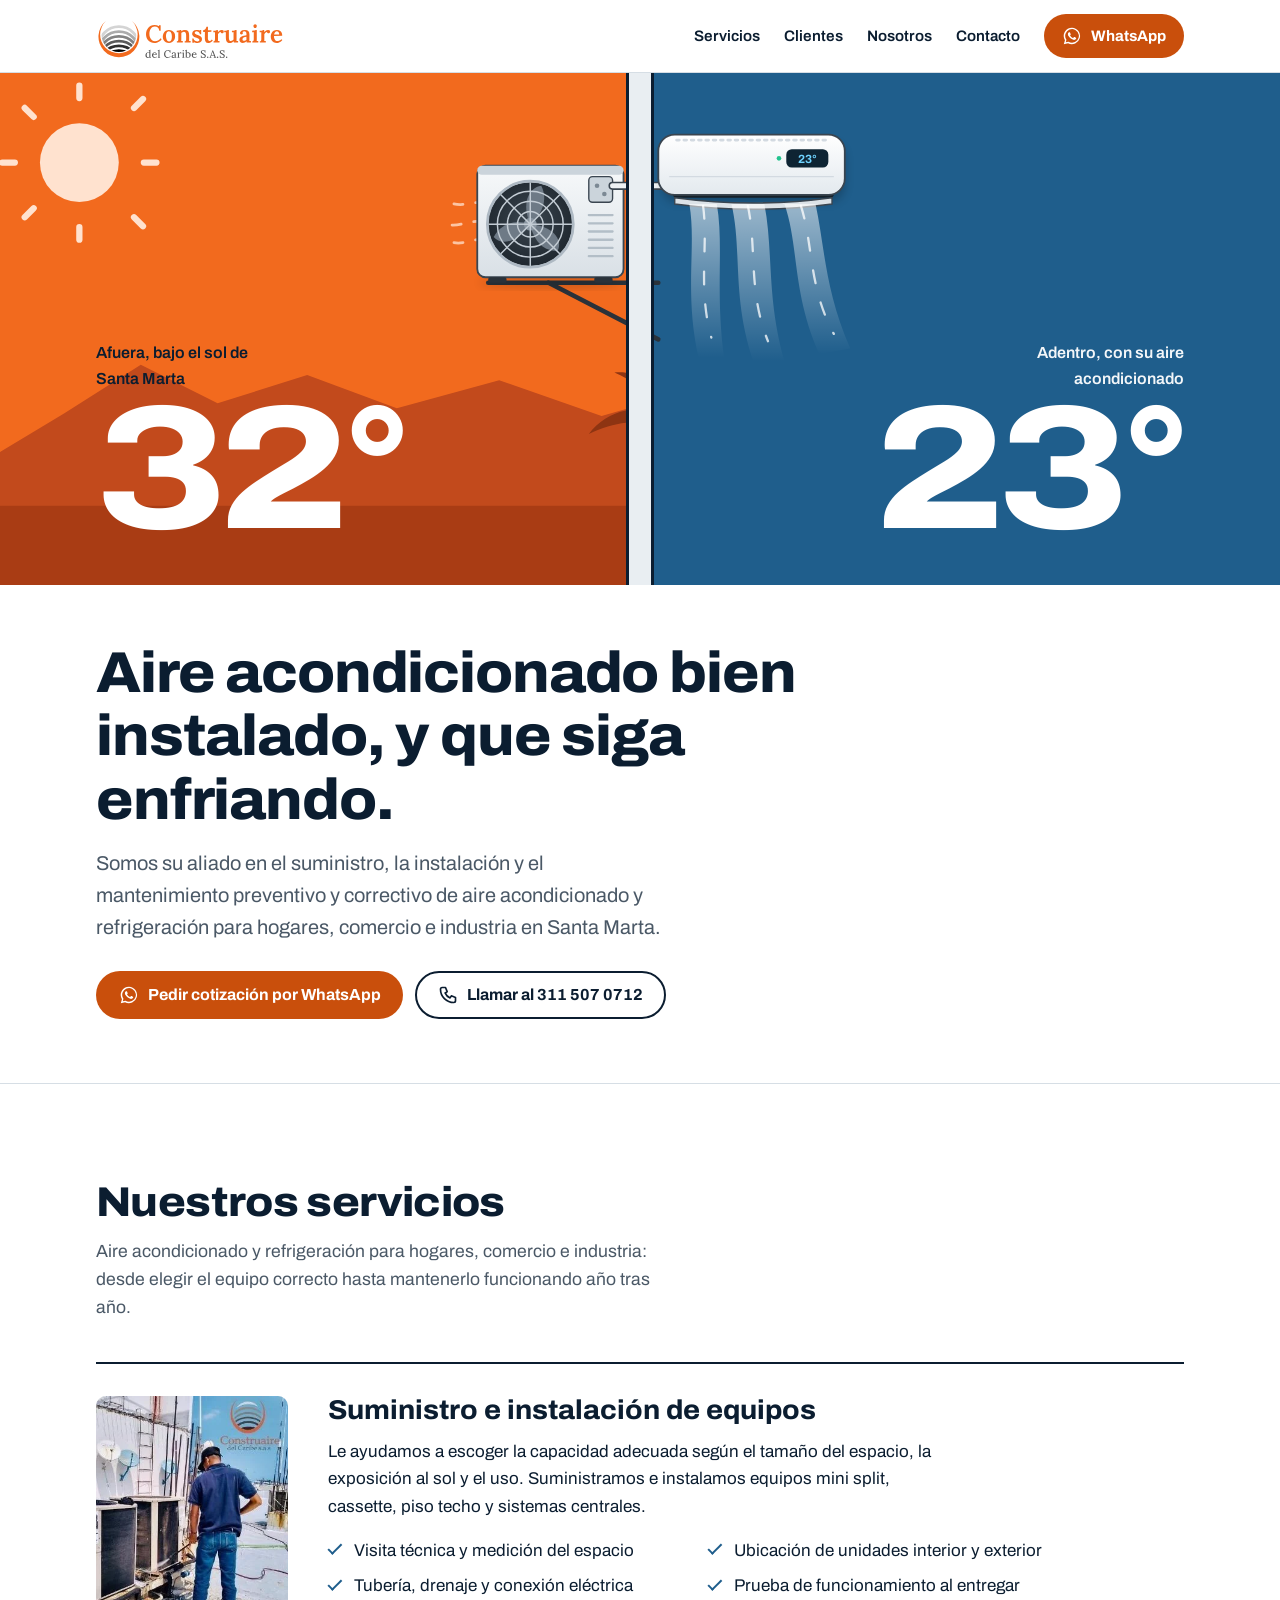
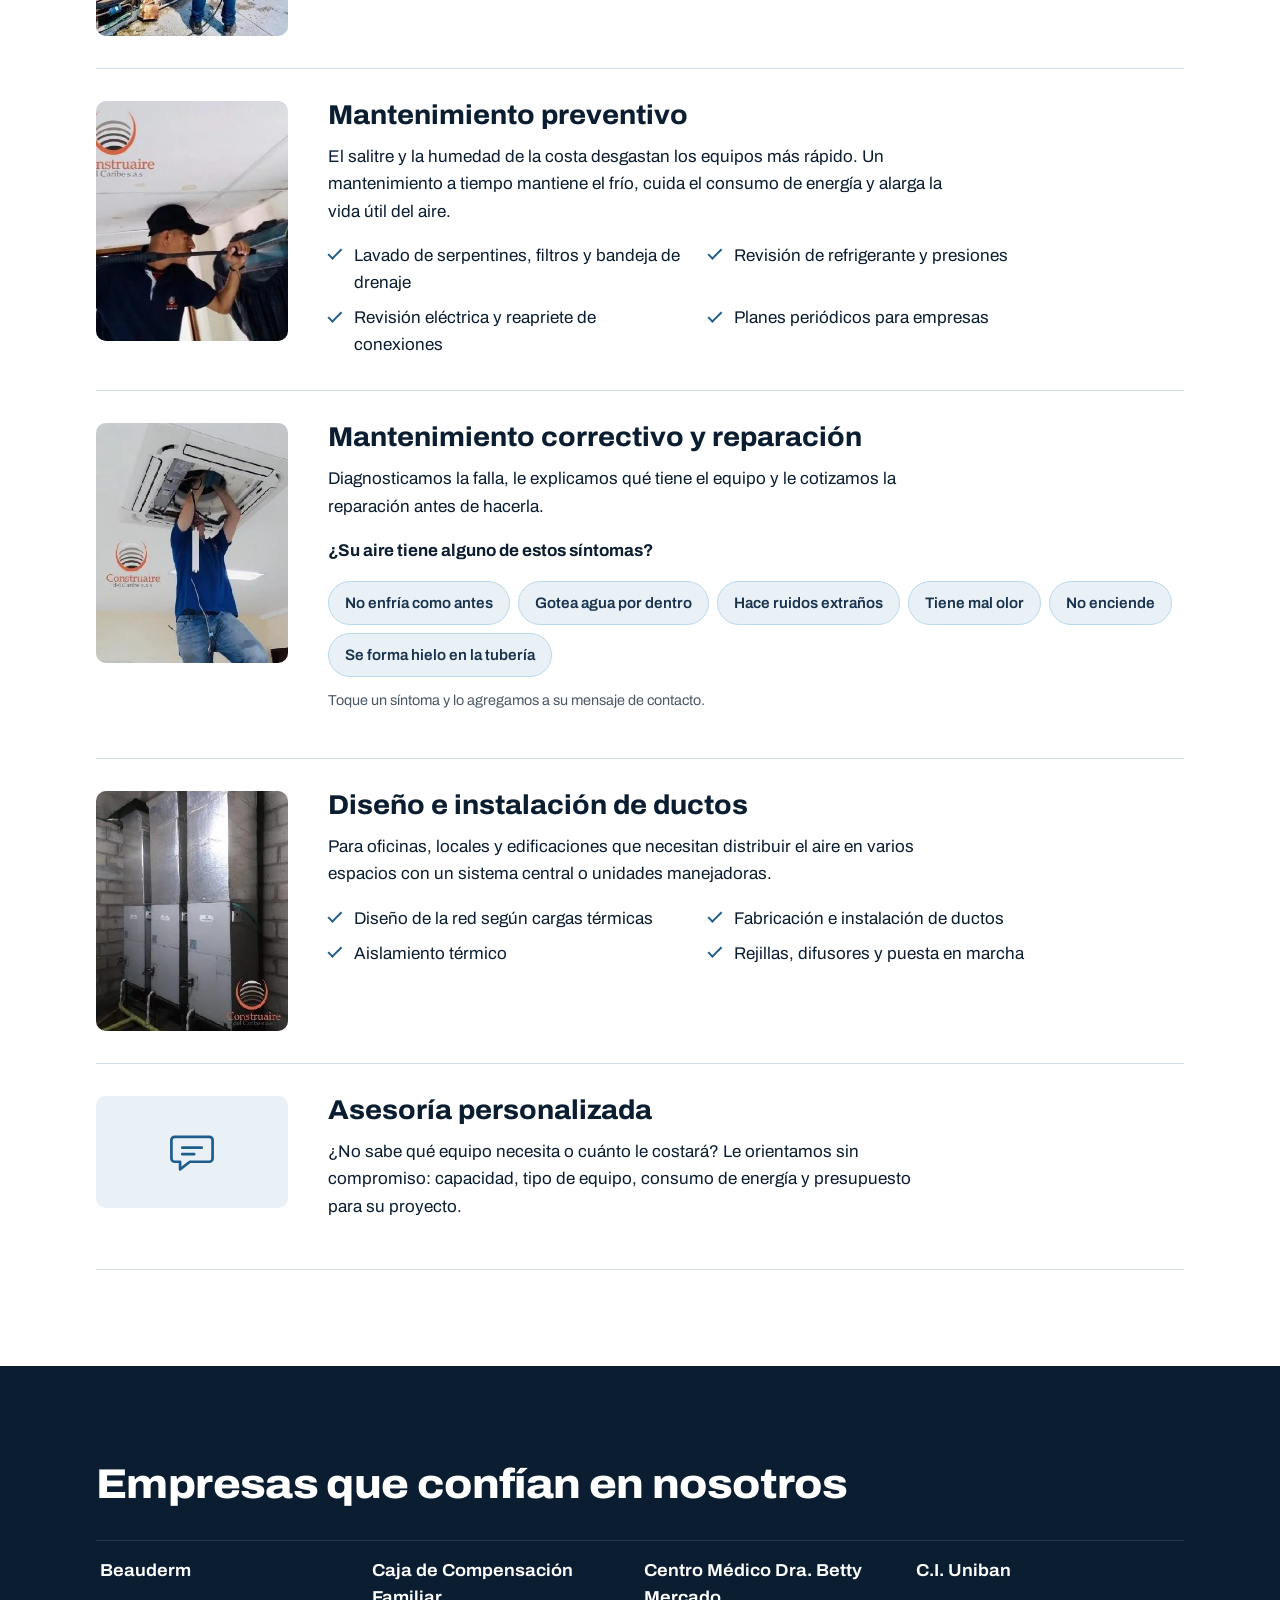
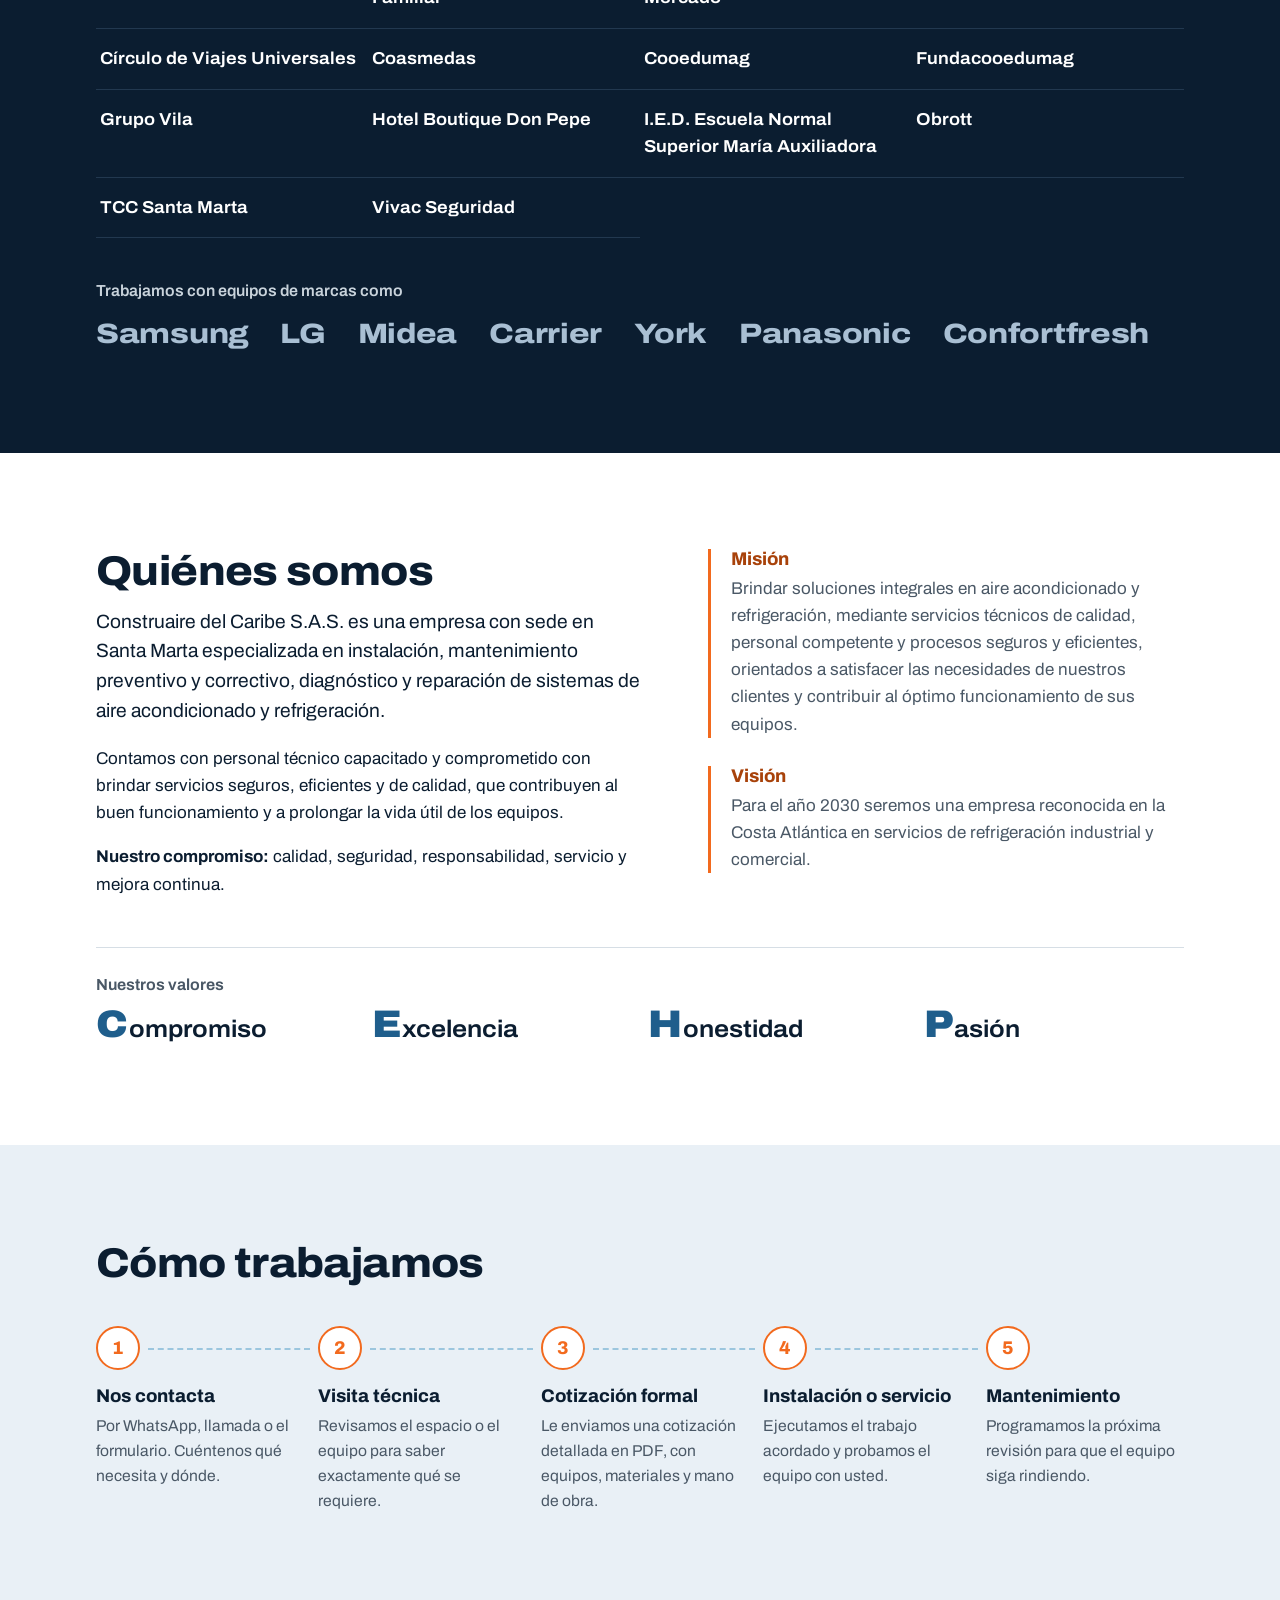
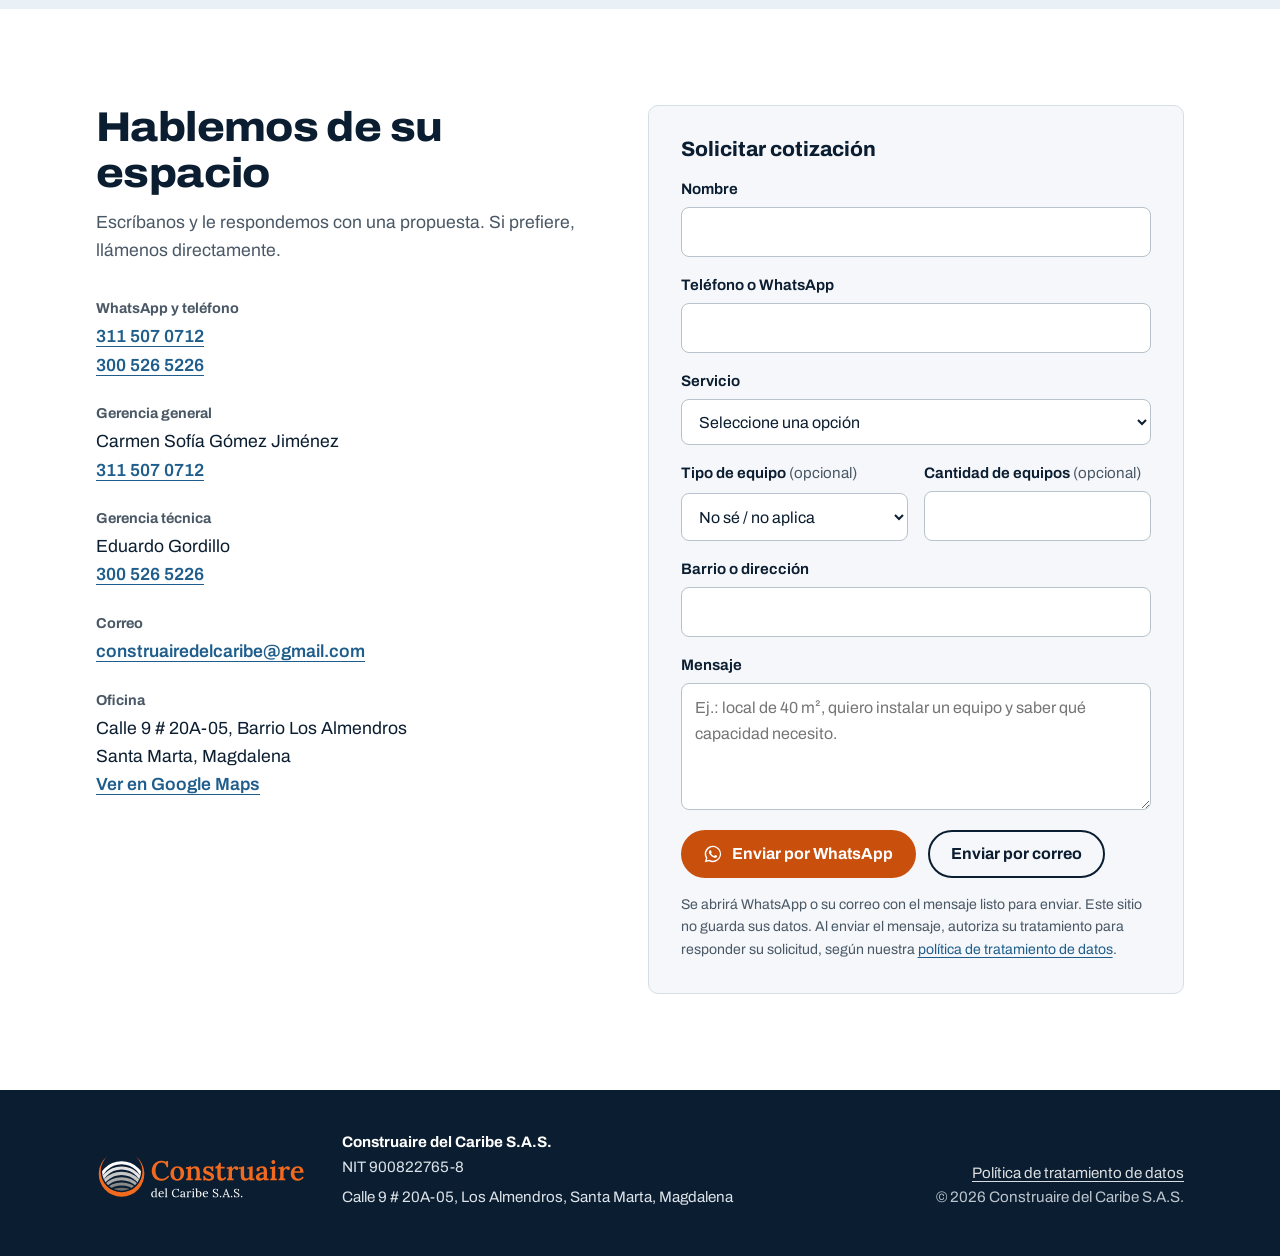
<file: index.html>
<!doctype html>
<html lang="es-CO">
<head>
  <meta charset="utf-8">
  <meta name="viewport" content="width=device-width, initial-scale=1, viewport-fit=cover">
  <meta name="color-scheme" content="light">
  <title>Construaire del Caribe | Aire acondicionado en Santa Marta</title>
  <meta name="description" content="Suministro, instalación, mantenimiento preventivo y correctivo, reparación de aire acondicionado y diseño de ductos en Santa Marta. Cotice por WhatsApp: 311 507 0712.">
  <meta name="theme-color" content="#0B1D30">
  <meta property="og:type" content="website">
  <meta property="og:title" content="Construaire del Caribe S.A.S. | Aire acondicionado en Santa Marta">
  <meta property="og:description" content="Instalación, mantenimiento y reparación de aire acondicionado en Santa Marta. Cotice por WhatsApp.">
  <meta property="og:image" content="img/og.jpg">
  <meta property="og:locale" content="es_CO">
  <link rel="icon" type="image/svg+xml" href="img/icono.svg">
  <link rel="icon" type="image/png" sizes="32x32" href="img/favicon.png">
  <link rel="apple-touch-icon" href="img/apple-touch-icon.png">
  <link rel="preconnect" href="https://fonts.googleapis.com">
  <link rel="preconnect" href="https://fonts.gstatic.com" crossorigin>
  <link rel="stylesheet" href="https://fonts.googleapis.com/css2?family=Archivo:wdth,wght@62..125,300..900&display=swap">
  <link rel="stylesheet" href="styles.css">
  <script type="application/ld+json">
  {
    "@context": "https://schema.org",
    "@type": "HVACBusiness",
    "name": "Construaire del Caribe S.A.S.",
    "taxID": "900822765-8",
    "telephone": ["+57 311 507 0712", "+57 300 526 5226"],
    "email": "construairedelcaribe@gmail.com",
    "address": {
      "@type": "PostalAddress",
      "streetAddress": "Calle 9 # 20A-05, Barrio Los Almendros",
      "addressLocality": "Santa Marta",
      "addressRegion": "Magdalena",
      "addressCountry": "CO"
    },
    "areaServed": "Santa Marta",
    "image": "img/og.jpg"
  }
  </script>
</head>
<body>
  <a class="skip" href="#contenido">Saltar al contenido</a>

  <header class="top">
    <div class="wrap top__inner">
      <a class="brand" href="#inicio" aria-label="Construaire del Caribe S.A.S., inicio">
        <img class="brand__logo" src="img/logo-horizontal.svg" alt="Construaire del Caribe S.A.S." width="192" height="54">
      </a>
      <button class="menu-btn" type="button" aria-expanded="false" aria-controls="menu-principal" data-menu-btn>
        <span class="menu-btn__bars" aria-hidden="true"></span>
        <span class="menu-btn__text">Menú</span>
      </button>
      <nav class="nav" id="menu-principal" aria-label="Principal">
        <a href="#servicios">Servicios</a>
        <a href="#clientes">Clientes</a>
        <a href="#nosotros">Nosotros</a>
        <a href="#contacto">Contacto</a>
      </nav>
      <a class="btn btn--wa btn--sm" href="https://wa.me/573115070712" target="_blank" rel="noopener" data-wa-link>
        <svg aria-hidden="true" viewBox="0 0 24 24"><use href="#i-wa"/></svg>
        <span>WhatsApp</span>
      </a>
    </div>
  </header>

  <main id="contenido">
    <!-- HERO: de afuera (calor) a adentro (fresco) -->
    <section class="hero" id="inicio" aria-labelledby="hero-title">
      <div class="hero__temps" aria-hidden="true">
        <div class="temp temp--out">
          <!-- Afuera: sol, montañas de la Sierra, palmera y calor que sube -->
          <svg class="scene" viewBox="0 0 600 400" preserveAspectRatio="xMinYMin slice">
            <g class="sun" transform="translate(62 70) scale(.7) translate(-110 -92)">
              <circle cx="110" cy="92" r="44" fill="#FFE2CF"/>
              <g stroke="#FFE2CF" stroke-width="7" stroke-linecap="round">
                <path d="M110 20v-14M110 178v-14M38 92H24M196 92h-14M59 41l-10-10M171 153l10 10M59 143l-10 10M171 31l10-10"/>
              </g>
            </g>
            <path d="M0 296 L50 266 L110 228 L170 258 L240 236 L310 262 L390 240 L470 268 L540 248 L600 272 V400 H0Z" fill="#C24A1C"/>
            <path d="M0 338 H600 V400 H0Z" fill="#A93C14"/>
            <g transform="translate(28 34)">
            <g fill="none" stroke="#8E3412" stroke-width="7" stroke-linecap="round">
              <path d="M492 304 C 488 290, 486 268, 498 236"/>
            </g>
            <g fill="#8E3412">
              <path d="M498 236 C 470 222, 446 230, 432 248 C 456 236, 476 238, 498 240Z"/>
              <path d="M498 236 C 520 216, 548 220, 562 238 C 540 228, 520 232, 500 241Z"/>
              <path d="M498 236 C 492 210, 470 198, 452 200 C 474 210, 486 222, 496 240Z"/>
              <path d="M498 236 C 510 210, 532 200, 548 204 C 528 212, 514 224, 501 240Z"/>
            </g>
            </g>
            <g class="heat" fill="none" stroke="#FFE9DE" stroke-width="4" stroke-linecap="round">
              <path d="M90 330 q 10 -16 0 -32 t 0 -32 t 0 -32"/>
              <path d="M200 330 q 10 -16 0 -32 t 0 -32 t 0 -32"/>
              <path d="M330 330 q 10 -16 0 -32 t 0 -32 t 0 -32"/>
            </g>
          </svg>
          <span class="temp__label"><span class="lbl-long">Afuera, bajo el sol de Santa Marta</span><span class="lbl-short">Afuera</span></span>
          <span class="temp__num">32°</span>
        </div>
        <div class="hero__wall"></div>
        <div class="temp temp--in">
          <span class="temp__label"><span class="lbl-long">Adentro, con su aire acondicionado</span><span class="lbl-short">Adentro</span></span>
          <span class="temp__num"><span data-countdown>23</span>°</span>
        </div>

        <!-- Sistema split: condensadora afuera sobre soportes, canaleta por la pared, unidad interior adentro -->
        <svg class="split" viewBox="0 0 560 300" data-split>
          <defs>
            <linearGradient id="g-body" x1="0" y1="0" x2="0" y2="1">
              <stop offset="0" stop-color="#FFFFFF"/><stop offset="1" stop-color="#E3E9EE"/>
            </linearGradient>
            <linearGradient id="g-cab" x1="0" y1="0" x2="0" y2="1">
              <stop offset="0" stop-color="#F7F9FA"/><stop offset="1" stop-color="#D9E0E6"/>
            </linearGradient>
            <radialGradient id="g-grille" cx=".5" cy=".45" r=".6">
              <stop offset="0" stop-color="#3B4650"/><stop offset="1" stop-color="#1D252C"/>
            </radialGradient>
            <linearGradient id="g-air" x1="0" y1="0" x2="0" y2="1">
              <stop offset="0" stop-color="#FFFFFF" stop-opacity=".55"/><stop offset="1" stop-color="#FFFFFF" stop-opacity="0"/>
            </linearGradient>
            <filter id="f-shadow" x="-20%" y="-20%" width="140%" height="160%">
              <feGaussianBlur stdDeviation="5"/>
            </filter>
          </defs>

          <g class="outside" transform="translate(30 0)">
          <!-- Calor expulsado por la condensadora -->
          <g class="exhaust" fill="none" stroke="#FFE2CF" stroke-width="3" stroke-linecap="round">
            <path d="M80 104 C 68 99, 58 108, 44 103"/>
            <path d="M78 124 C 64 120, 54 130, 38 126"/>
            <path d="M80 144 C 68 140, 58 149, 46 146"/>
          </g>

          <!-- Soportes de pared en escuadra -->
          <g fill="none" stroke="#2A323A" stroke-width="5" stroke-linejoin="round" stroke-linecap="round">
            <path d="M84 190 H270"/>
            <path d="M150 190 L270 252"/>
          </g>
          <g fill="#2A323A"><circle cx="262" cy="190" r="3.5"/><circle cx="262" cy="248" r="3.5"/></g>

          <!-- Condensadora -->
          <g class="outdoor">
            <ellipse cx="152" cy="190" rx="78" ry="5" fill="#000" opacity=".18" filter="url(#f-shadow)"/>
            <rect x="72" y="62" width="160" height="122" rx="9" fill="url(#g-cab)" stroke="#3A4550" stroke-width="2"/>
            <rect x="72" y="62" width="160" height="10" rx="5" fill="#CBD4DB"/>
            <!-- ventilador y rejilla protectora -->
            <circle cx="130" cy="126" r="46" fill="url(#g-grille)"/>
            <g class="fan">
              <path d="M130 126 C 120 104, 128 86, 142 84 C 150 100, 142 116, 130 126Z" fill="#6E7A86"/>
              <path d="M130 126 C 154 128, 166 142, 160 155 C 143 156, 133 142, 130 126Z" fill="#6E7A86"/>
              <path d="M130 126 C 116 146, 98 150, 90 140 C 98 125, 115 120, 130 126Z" fill="#6E7A86"/>
              <circle cx="130" cy="126" r="7" fill="#8A96A1"/>
            </g>
            <g fill="none" stroke="#C3CCD4" stroke-width="1.6">
              <circle cx="130" cy="126" r="36"/><circle cx="130" cy="126" r="25"/><circle cx="130" cy="126" r="14"/>
              <path d="M130 80v92M84 126h92M97.5 93.5l65 65M162.5 93.5l-65 65"/>
            </g>
            <circle cx="130" cy="126" r="47" fill="none" stroke="#AEB9C3" stroke-width="3"/>
            <!-- rejillas laterales -->
            <g stroke="#B3BEC7" stroke-width="2.5" stroke-linecap="round">
              <path d="M194 116h26M194 125h26M194 134h26M194 143h26M194 152h26M194 161h26"/>
            </g>
            <!-- tapa de válvulas -->
            <rect x="194" y="74" width="26" height="28" rx="4" fill="#CBD4DB" stroke="#3A4550" stroke-width="1.5"/>
            <circle cx="203" cy="84" r="2.5" fill="#7C8994"/><circle cx="211" cy="93" r="2.5" fill="#7C8994"/>
            <rect x="84" y="184" width="20" height="6" rx="2" fill="#2A323A"/>
            <rect x="200" y="184" width="20" height="6" rx="2" fill="#2A323A"/>
          </g>
          </g>

          <!-- Línea de refrigerante: sale de las válvulas y entra directo a la pared (por dentro queda oculta tras la unidad) -->
          <g transform="translate(30 0)">
            <path d="M220 84 H280" stroke="#3A4550" stroke-width="9" stroke-linecap="round"/>
            <path d="M220 84 H280" stroke="#EEF2F5" stroke-width="5.5" stroke-linecap="round"/>
          </g>

          <g transform="translate(-30 0)">
          <!-- Unidad interior -->
          <g class="indoor">
            <rect x="334" y="36" width="200" height="66" rx="18" fill="#000" opacity=".22" filter="url(#f-shadow)"/>
            <rect class="outlet" x="346" y="88" width="176" height="9" rx="4" fill="#16212A"/>
            <rect x="330" y="28" width="204" height="66" rx="18" fill="url(#g-body)" stroke="#3A4550" stroke-width="2"/>
            <path d="M350 34h164" stroke="#D3DAE1" stroke-width="3" stroke-linecap="round" stroke-dasharray="3 5"/>
            <path d="M342 74h180" stroke="#D3DAE1" stroke-width="1.5"/>
            <rect x="470" y="44" width="46" height="20" rx="6" fill="#0E2433"/>
            <text class="display" x="493" y="59" text-anchor="middle" font-family="Archivo, system-ui, sans-serif" font-size="13" font-weight="700" fill="#6FD3FF"><tspan data-ac-display>32</tspan>°</text>
            <circle class="led" cx="462" cy="54" r="2.5" fill="#22C38E"/>
            <path class="louver" d="M348 90 Q 434 100 520 90 L 520 96 Q 434 106 348 96 Z" fill="#DCE2E7" stroke="#3A4550" stroke-width="1.5"/>
          </g>

          <!-- Aire frío -->
          <g class="air">
            <path class="air__ribbon" d="M364 104 C 372 150, 358 200, 374 272 L 402 272 C 392 200, 402 150, 394 104 Z" fill="url(#g-air)"/>
            <path class="air__ribbon" d="M410 104 C 422 154, 410 206, 434 276 L 468 276 C 448 206, 456 154, 446 104 Z" fill="url(#g-air)"/>
            <path class="air__ribbon" d="M468 104 C 484 150, 476 200, 506 268 L 540 262 C 512 198, 512 150, 502 104 Z" fill="url(#g-air)"/>
            <g class="air__lines" fill="none" stroke="#FFFFFF" stroke-width="2.5" stroke-linecap="round">
              <path d="M379 106 C 385 150, 373 196, 388 250"/>
              <path d="M428 106 C 438 152, 428 200, 450 254"/>
              <path d="M486 106 C 500 150, 494 194, 522 246"/>
            </g>
            <g class="air__flakes" fill="#FFFFFF">
              <circle cx="382" cy="130" r="2.6"/><circle cx="440" cy="120" r="2.2"/><circle cx="498" cy="136" r="2.6"/>
              <circle cx="410" cy="160" r="2"/><circle cx="470" cy="170" r="2.4"/><circle cx="520" cy="180" r="2"/>
            </g>
          </g>
          </g>
        </svg>
      </div>

      <div class="wrap hero__copy">
        <h1 id="hero-title">Aire acondicionado bien instalado, y que siga enfriando.</h1>
        <p class="lead">Somos su aliado en el suministro, la instalación y el mantenimiento preventivo y correctivo de aire acondicionado y refrigeración para hogares, comercio e industria en Santa Marta.</p>
        <div class="actions">
          <a class="btn btn--wa" href="https://wa.me/573115070712?text=Hola%2C%20quiero%20una%20cotizaci%C3%B3n%20de%20aire%20acondicionado." target="_blank" rel="noopener">
            <svg aria-hidden="true" viewBox="0 0 24 24"><use href="#i-wa"/></svg>
            Pedir cotización por WhatsApp
          </a>
          <a class="btn btn--ghost" href="tel:+573115070712">
            <svg aria-hidden="true" viewBox="0 0 24 24"><use href="#i-tel"/></svg>
            Llamar al 311 507 0712
          </a>
        </div>
      </div>
    </section>

    <!-- SERVICIOS -->
    <section class="section" id="servicios" aria-labelledby="serv-title">
      <div class="wrap">
        <h2 id="serv-title" class="h2">Nuestros servicios</h2>
        <p class="intro">Aire acondicionado y refrigeración para hogares, comercio e industria: desde elegir el equipo correcto hasta mantenerlo funcionando año tras año.</p>

        <div class="services">
          <article class="service">
            <figure class="service__photo">
              <img src="img/trabajos/instalacion.webp" alt="Técnico de Construaire revisando unidades condensadoras en una azotea" width="319" height="399" loading="lazy">
            </figure>
            <div class="service__body">
              <h3>Suministro e instalación de equipos</h3>
              <p>Le ayudamos a escoger la capacidad adecuada según el tamaño del espacio, la exposición al sol y el uso. Suministramos e instalamos equipos mini split, cassette, piso techo y sistemas centrales.</p>
              <ul class="ticks">
                <li>Visita técnica y medición del espacio</li>
                <li>Ubicación de unidades interior y exterior</li>
                <li>Tubería, drenaje y conexión eléctrica</li>
                <li>Prueba de funcionamiento al entregar</li>
              </ul>
            </div>
          </article>

          <article class="service">
            <figure class="service__photo service__photo--pos-low">
              <img src="img/trabajos/preventivo.webp" alt="Técnico de Construaire lavando el serpentín de un equipo de aire acondicionado" width="332" height="416" loading="lazy">
            </figure>
            <div class="service__body">
              <h3>Mantenimiento preventivo</h3>
              <p>El salitre y la humedad de la costa desgastan los equipos más rápido. Un mantenimiento a tiempo mantiene el frío, cuida el consumo de energía y alarga la vida útil del aire.</p>
              <ul class="ticks">
                <li>Lavado de serpentines, filtros y bandeja de drenaje</li>
                <li>Revisión de refrigerante y presiones</li>
                <li>Revisión eléctrica y reapriete de conexiones</li>
                <li>Planes periódicos para empresas</li>
              </ul>
            </div>
          </article>

          <article class="service">
            <figure class="service__photo">
              <img src="img/trabajos/correctivo.webp" alt="Técnico de Construaire reparando un equipo tipo cassette en el techo" width="332" height="416" loading="lazy">
            </figure>
            <div class="service__body">
              <h3>Mantenimiento correctivo y reparación</h3>
              <p>Diagnosticamos la falla, le explicamos qué tiene el equipo y le cotizamos la reparación antes de hacerla.</p>
              <p class="symptoms__title">¿Su aire tiene alguno de estos síntomas?</p>
              <ul class="symptoms">
                <li><button type="button" data-symptom="No enfría como antes">No enfría como antes</button></li>
                <li><button type="button" data-symptom="Gotea agua por dentro">Gotea agua por dentro</button></li>
                <li><button type="button" data-symptom="Hace ruidos extraños">Hace ruidos extraños</button></li>
                <li><button type="button" data-symptom="Tiene mal olor">Tiene mal olor</button></li>
                <li><button type="button" data-symptom="No enciende">No enciende</button></li>
                <li><button type="button" data-symptom="Se forma hielo en la tubería">Se forma hielo en la tubería</button></li>
              </ul>
              <p class="hint">Toque un síntoma y lo agregamos a su mensaje de contacto.</p>
            </div>
          </article>

          <article class="service">
            <figure class="service__photo">
              <img src="img/trabajos/ductos.webp" alt="Unidades manejadoras con ductos instalados por Construaire" width="332" height="416" loading="lazy">
            </figure>
            <div class="service__body">
              <h3>Diseño e instalación de ductos</h3>
              <p>Para oficinas, locales y edificaciones que necesitan distribuir el aire en varios espacios con un sistema central o unidades manejadoras.</p>
              <ul class="ticks">
                <li>Diseño de la red según cargas térmicas</li>
                <li>Fabricación e instalación de ductos</li>
                <li>Aislamiento térmico</li>
                <li>Rejillas, difusores y puesta en marcha</li>
              </ul>
            </div>
          </article>

          <article class="service service--plain">
            <div class="service__photo service__photo--icon" aria-hidden="true">
              <svg viewBox="0 0 48 48"><use href="#i-chat"/></svg>
            </div>
            <div class="service__body">
              <h3>Asesoría personalizada</h3>
              <p>¿No sabe qué equipo necesita o cuánto le costará? Le orientamos sin compromiso: capacidad, tipo de equipo, consumo de energía y presupuesto para su proyecto.</p>
            </div>
          </article>
        </div>
      </div>
    </section>

    <!-- CLIENTES Y MARCAS -->
    <section class="section section--graphite" id="clientes" aria-labelledby="cli-title">
      <div class="wrap">
        <h2 id="cli-title" class="h2">Empresas que confían en nosotros</h2>
        <ul class="clients">
          <li>Beauderm</li>
          <li>Caja de Compensación Familiar</li>
          <li>Centro Médico Dra. Betty Mercado</li>
          <li>C.I. Uniban</li>
          <li>Círculo de Viajes Universales</li>
          <li>Coasmedas</li>
          <li>Cooedumag</li>
          <li>Fundacooedumag</li>
          <li>Grupo Vila</li>
          <li>Hotel Boutique Don Pepe</li>
          <li>I.E.D. Escuela Normal Superior María Auxiliadora</li>
          <li>Obrott</li>
          <li>TCC Santa Marta</li>
          <li>Vivac Seguridad</li>
        </ul>
        <div class="brands">
          <h3>Trabajamos con equipos de marcas como</h3>
          <p class="brands__list"><span>Samsung</span> <span>LG</span> <span>Midea</span> <span>Carrier</span> <span>York</span> <span>Panasonic</span> <span>Confortfresh</span></p>
        </div>
      </div>
    </section>

    <!-- QUIÉNES SOMOS -->
    <section class="section" id="nosotros" aria-labelledby="nos-title">
      <div class="wrap about">
        <div class="about__main">
          <h2 id="nos-title" class="h2">Quiénes somos</h2>
          <p class="about__lead">Construaire del Caribe S.A.S. es una empresa con sede en Santa Marta especializada en instalación, mantenimiento preventivo y correctivo, diagnóstico y reparación de sistemas de aire acondicionado y refrigeración.</p>
          <p>Contamos con personal técnico capacitado y comprometido con brindar servicios seguros, eficientes y de calidad, que contribuyen al buen funcionamiento y a prolongar la vida útil de los equipos.</p>
          <p><strong>Nuestro compromiso:</strong> calidad, seguridad, responsabilidad, servicio y mejora continua.</p>
        </div>
        <div class="about__side">
          <div class="about__block">
            <h3>Misión</h3>
            <p>Brindar soluciones integrales en aire acondicionado y refrigeración, mediante servicios técnicos de calidad, personal competente y procesos seguros y eficientes, orientados a satisfacer las necesidades de nuestros clientes y contribuir al óptimo funcionamiento de sus equipos.</p>
          </div>
          <div class="about__block">
            <h3>Visión</h3>
            <p>Para el año 2030 seremos una empresa reconocida en la Costa Atlántica en servicios de refrigeración industrial y comercial.</p>
          </div>
        </div>
        <div class="values">
          <h3>Nuestros valores</h3>
          <ul>
            <li><b>C</b>ompromiso</li>
            <li><b>E</b>xcelencia</li>
            <li><b>H</b>onestidad</li>
            <li><b>P</b>asión</li>
          </ul>
        </div>
      </div>
    </section>

    <!-- PROCESO (secuencia real) -->
    <section class="section section--ice" id="como-trabajamos" aria-labelledby="proc-title">
      <div class="wrap">
        <h2 id="proc-title" class="h2">Cómo trabajamos</h2>
        <ol class="steps">
          <li>
            <h3>Nos contacta</h3>
            <p>Por WhatsApp, llamada o el formulario. Cuéntenos qué necesita y dónde.</p>
          </li>
          <li>
            <h3>Visita técnica</h3>
            <p>Revisamos el espacio o el equipo para saber exactamente qué se requiere.</p>
          </li>
          <li>
            <h3>Cotización formal</h3>
            <p>Le enviamos una cotización detallada en PDF, con equipos, materiales y mano de obra.</p>
          </li>
          <li>
            <h3>Instalación o servicio</h3>
            <p>Ejecutamos el trabajo acordado y probamos el equipo con usted.</p>
          </li>
          <li>
            <h3>Mantenimiento</h3>
            <p>Programamos la próxima revisión para que el equipo siga rindiendo.</p>
          </li>
        </ol>
      </div>
    </section>

    <!-- CONTACTO -->
    <section class="section" id="contacto" aria-labelledby="cont-title">
      <div class="wrap contact">
        <div class="contact__info">
          <h2 id="cont-title" class="h2">Hablemos de su espacio</h2>
          <p class="intro">Escríbanos y le respondemos con una propuesta. Si prefiere, llámenos directamente.</p>

          <dl class="data">
            <div>
              <dt>WhatsApp y teléfono</dt>
              <dd>
                <a href="https://wa.me/573115070712" target="_blank" rel="noopener">311 507 0712</a><br>
                <a href="https://wa.me/573005265226" target="_blank" rel="noopener">300 526 5226</a>
              </dd>
            </div>
            <div>
              <dt>Gerencia general</dt>
              <dd>Carmen Sofía Gómez Jiménez<br><a href="tel:+573115070712">311 507 0712</a></dd>
            </div>
            <div>
              <dt>Gerencia técnica</dt>
              <dd>Eduardo Gordillo<br><a href="tel:+573005265226">300 526 5226</a></dd>
            </div>
            <div>
              <dt>Correo</dt>
              <dd><a href="mailto:construairedelcaribe@gmail.com" data-email>construairedelcaribe@gmail.com</a></dd>
            </div>
            <div>
              <dt>Oficina</dt>
              <dd>
                Calle 9 # 20A-05, Barrio Los Almendros<br>
                Santa Marta, Magdalena<br>
                <a href="https://www.google.com/maps/search/?api=1&amp;query=Calle%209%20%2320A-05%2C%20Los%20Almendros%2C%20Santa%20Marta%2C%20Magdalena" target="_blank" rel="noopener">Ver en Google Maps</a>
              </dd>
            </div>
          </dl>

          <div class="social" data-social>
            <a href="" target="_blank" rel="noopener" data-social-link="instagram" hidden>Instagram</a>
            <a href="" target="_blank" rel="noopener" data-social-link="facebook" hidden>Facebook</a>
          </div>
        </div>

        <form class="form" id="form-contacto" novalidate>
          <h3 class="form__title">Solicitar cotización</h3>
          <div class="field">
            <label for="f-nombre">Nombre</label>
            <input id="f-nombre" name="nombre" autocomplete="name" required>
          </div>
          <div class="field">
            <label for="f-tel">Teléfono o WhatsApp</label>
            <input id="f-tel" name="telefono" type="tel" inputmode="tel" autocomplete="tel" required>
          </div>
          <div class="field">
            <label for="f-serv">Servicio</label>
            <select id="f-serv" name="servicio" required>
              <option value="" selected disabled>Seleccione una opción</option>
              <option>Suministro e instalación</option>
              <option>Mantenimiento preventivo</option>
              <option>Mantenimiento correctivo</option>
              <option>Reparación</option>
              <option>Diseño e instalación de ductos</option>
              <option>Asesoría personalizada</option>
              <option>Otro / no estoy seguro</option>
            </select>
          </div>
          <div class="field field--half">
            <label for="f-tipo">Tipo de equipo <span class="opt">(opcional)</span></label>
            <select id="f-tipo" name="tipo">
              <option value="">No sé / no aplica</option>
              <option>Mini split</option>
              <option>Cassette</option>
              <option>Piso techo</option>
              <option>Ventana</option>
              <option>Otro</option>
            </select>
          </div>
          <div class="field field--half">
            <label for="f-cant">Cantidad de equipos <span class="opt">(opcional)</span></label>
            <input id="f-cant" name="cantidad" type="number" min="1" max="200" inputmode="numeric">
          </div>
          <div class="field">
            <label for="f-dir">Barrio o dirección</label>
            <input id="f-dir" name="direccion" autocomplete="street-address">
          </div>
          <div class="field">
            <label for="f-msg">Mensaje</label>
            <textarea id="f-msg" name="mensaje" rows="4" placeholder="Ej.: local de 40 m², quiero instalar un equipo y saber qué capacidad necesito."></textarea>
          </div>
          <p class="form__error" role="alert" hidden></p>
          <div class="form__actions">
            <button type="submit" class="btn btn--wa" data-via="whatsapp">
              <svg aria-hidden="true" viewBox="0 0 24 24"><use href="#i-wa"/></svg>
              Enviar por WhatsApp
            </button>
            <button type="submit" class="btn btn--ghost-dark" data-via="email">Enviar por correo</button>
          </div>
          <p class="form__note">Se abrirá WhatsApp o su correo con el mensaje listo para enviar. Este sitio no guarda sus datos. Al enviar el mensaje, autoriza su tratamiento para responder su solicitud, según nuestra <a href="politica-datos.html">política de tratamiento de datos</a>.</p>
        </form>
      </div>
    </section>
  </main>

  <footer class="foot">
    <div class="wrap foot__inner">
      <img class="foot__logo" src="img/logo-horizontal-blanco.svg" alt="Construaire del Caribe S.A.S." width="214" height="60" loading="lazy">
      <div>
        <p><strong>Construaire del Caribe S.A.S.</strong><br>NIT 900822765-8</p>
        <p>Calle 9 # 20A-05, Los Almendros, Santa Marta, Magdalena</p>
      </div>
      <p class="foot__copy"><a href="politica-datos.html">Política de tratamiento de datos</a><br>© <span data-year>2026</span> Construaire del Caribe S.A.S.</p>
    </div>
  </footer>


  <!-- Iconos -->
  <svg width="0" height="0" style="position:absolute" aria-hidden="true">
    <symbol id="i-wa" viewBox="0 0 24 24"><path fill="currentColor" d="M12.04 2a9.9 9.9 0 0 0-8.5 15l-1.4 5 5.1-1.3A9.9 9.9 0 1 0 12.04 2Zm0 18.1a8.2 8.2 0 0 1-4.2-1.15l-.3-.18-3 .8.8-2.95-.2-.31a8.2 8.2 0 1 1 6.9 3.79Zm4.5-6.14c-.25-.12-1.46-.72-1.69-.8-.22-.08-.39-.12-.55.13-.16.24-.63.8-.78.96-.14.16-.29.18-.53.06a6.7 6.7 0 0 1-3.32-2.9c-.25-.43.25-.4.72-1.33.08-.16.04-.3-.02-.42-.06-.12-.55-1.33-.76-1.82-.2-.48-.4-.41-.55-.42h-.47a.9.9 0 0 0-.65.3c-.22.25-.86.84-.86 2.04s.88 2.37 1 2.53c.12.16 1.73 2.64 4.2 3.7 1.56.68 2.17.73 2.95.62.48-.07 1.46-.6 1.67-1.18.2-.58.2-1.08.14-1.18-.06-.1-.22-.17-.47-.29Z"/></symbol>
    <symbol id="i-tel" viewBox="0 0 24 24"><path fill="none" stroke="currentColor" stroke-width="2" stroke-linejoin="round" d="M5 3h4l2 5-2.5 1.5a11 11 0 0 0 6 6L16 13l5 2v4a2 2 0 0 1-2 2A16 16 0 0 1 3 5a2 2 0 0 1 2-2Z"/></symbol>
    <symbol id="i-install" viewBox="0 0 48 48"><g fill="none" stroke="currentColor" stroke-width="2.5" stroke-linecap="round" stroke-linejoin="round"><rect x="5" y="10" width="38" height="14" rx="3"/><path d="M10 19h28M14 30c0 3-3 3-3 6M24 30c0 3-3 3-3 6M34 30c0 3-3 3-3 6"/></g></symbol>
    <symbol id="i-maint" viewBox="0 0 48 48"><g fill="none" stroke="currentColor" stroke-width="2.5" stroke-linecap="round" stroke-linejoin="round"><circle cx="24" cy="24" r="16"/><path d="M24 14v10l7 5"/><path d="M8 8v8h8"/></g></symbol>
    <symbol id="i-chat" viewBox="0 0 48 48"><g fill="none" stroke="currentColor" stroke-width="2.5" stroke-linecap="round" stroke-linejoin="round"><path d="M8 10h32a3 3 0 0 1 3 3v17a3 3 0 0 1-3 3H22l-9 7v-7H8a3 3 0 0 1-3-3V13a3 3 0 0 1 3-3Z"/><path d="M15 20h18M15 26h11"/></g></symbol>
    <symbol id="i-repair" viewBox="0 0 48 48"><g fill="none" stroke="currentColor" stroke-width="2.5" stroke-linecap="round" stroke-linejoin="round"><path d="M30 6a9 9 0 0 0-8.5 12L7 32.5a3.5 3.5 0 0 0 5 5L26.5 23A9 9 0 0 0 39 14l-6 2-3-3 2-6Z"/></g></symbol>
  </svg>

  <script src="app.js" defer></script>
</body>
</html>
</file>
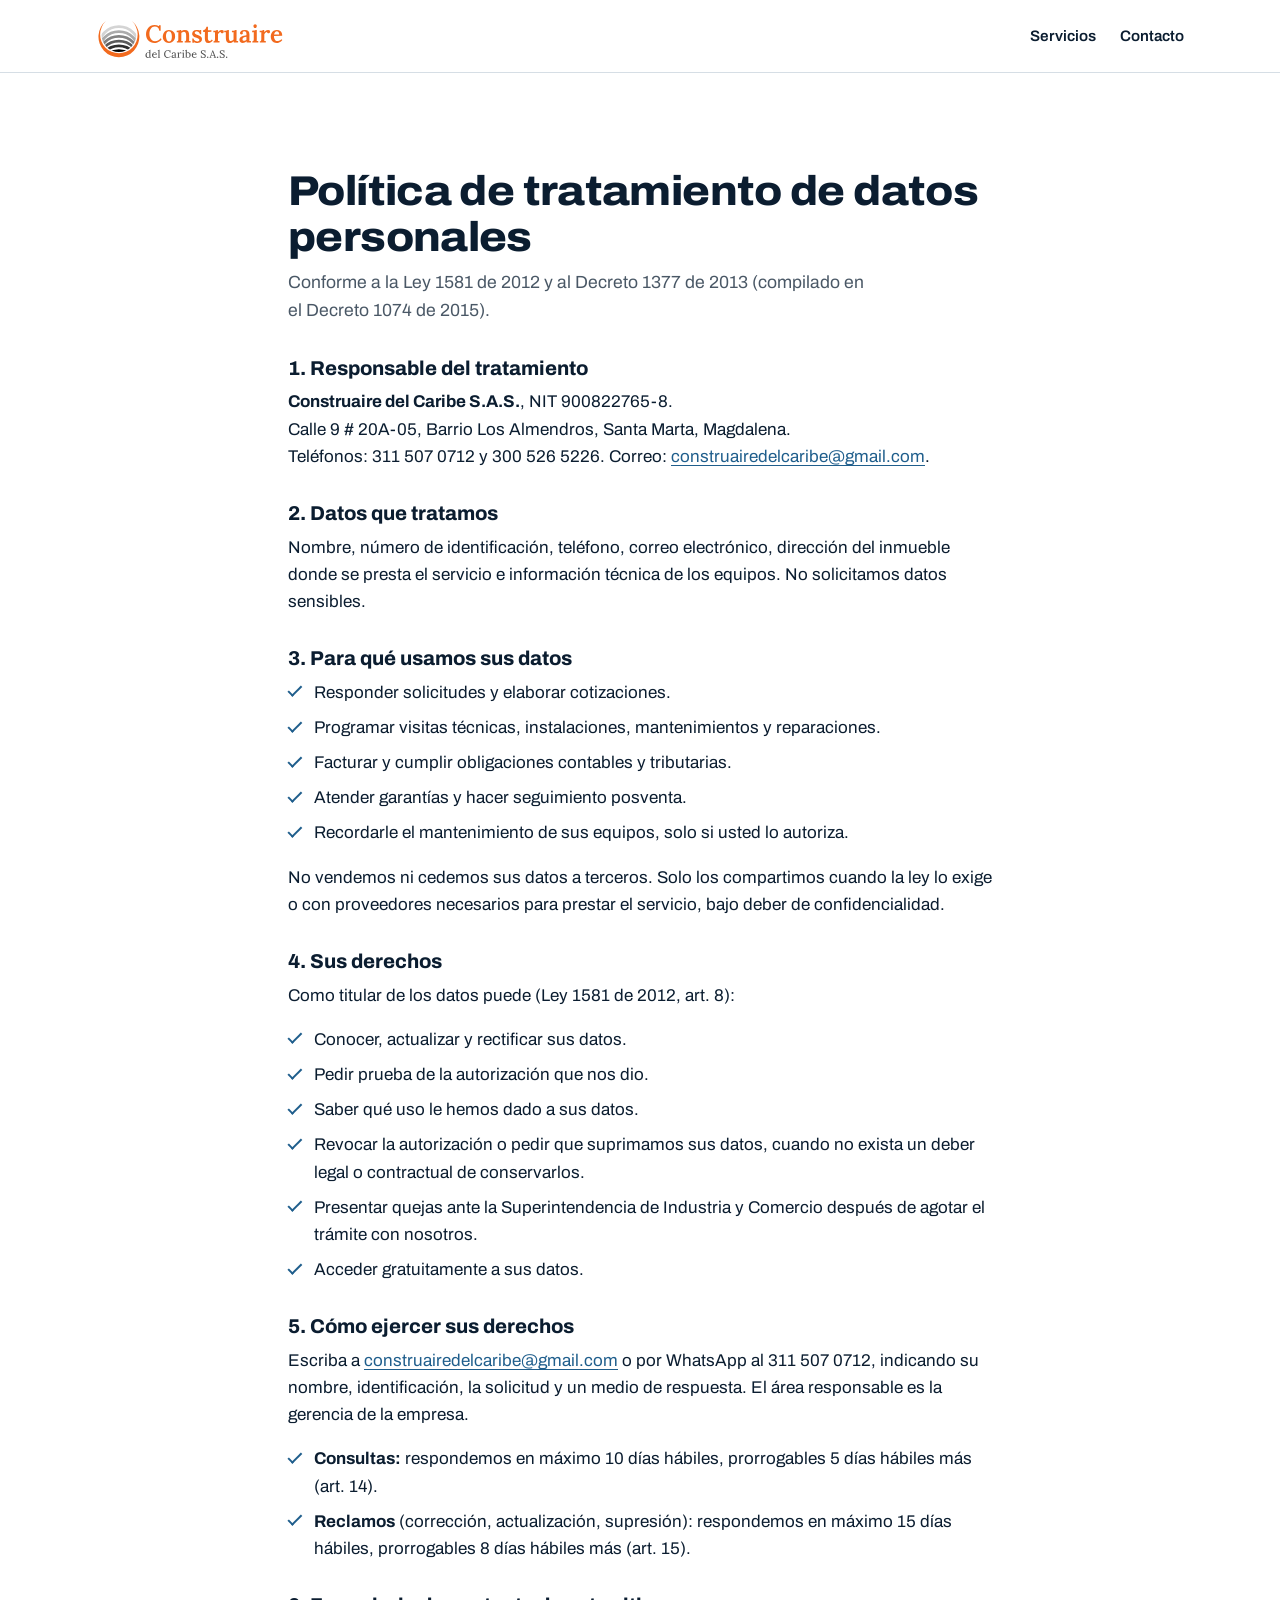
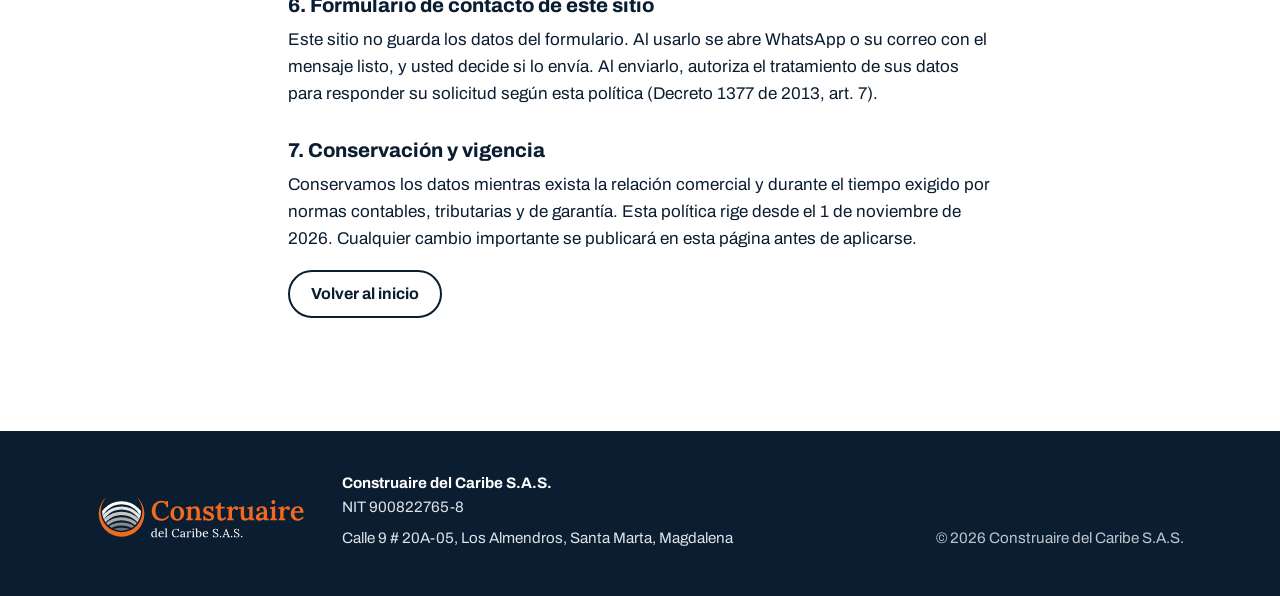
<file: politica-datos.html>
<!doctype html>
<html lang="es-CO">
<head>
  <meta charset="utf-8">
  <meta name="viewport" content="width=device-width, initial-scale=1, viewport-fit=cover">
  <meta name="color-scheme" content="light">
  <title>Política de tratamiento de datos | Construaire del Caribe</title>
  <meta name="description" content="Política de tratamiento de datos personales de Construaire del Caribe S.A.S., conforme a la Ley 1581 de 2012.">
  <meta name="robots" content="index,follow">
  <link rel="icon" type="image/svg+xml" href="img/icono.svg">
  <link rel="icon" type="image/png" sizes="32x32" href="img/favicon.png">
  <link rel="preconnect" href="https://fonts.googleapis.com">
  <link rel="preconnect" href="https://fonts.gstatic.com" crossorigin>
  <link rel="stylesheet" href="https://fonts.googleapis.com/css2?family=Archivo:wdth,wght@62..125,300..900&display=swap">
  <link rel="stylesheet" href="styles.css">
</head>
<body>
  <header class="top">
    <div class="wrap top__inner">
      <a class="brand" href="index.html" aria-label="Construaire del Caribe S.A.S., inicio">
        <img class="brand__logo" src="img/logo-horizontal.svg" alt="Construaire del Caribe S.A.S." width="192" height="54">
      </a>
      <nav class="nav" aria-label="Principal">
        <a href="index.html#servicios">Servicios</a>
        <a href="index.html#contacto">Contacto</a>
      </nav>
    </div>
  </header>

  <main class="section legal">
    <div class="wrap legal__wrap">
      <h1 class="h2">Política de tratamiento de datos personales</h1>
      <p class="intro">Conforme a la Ley 1581 de 2012 y al Decreto 1377 de 2013 (compilado en el Decreto 1074 de 2015).</p>

      <h2>1. Responsable del tratamiento</h2>
      <p><strong>Construaire del Caribe S.A.S.</strong>, NIT 900822765-8.<br>
      Calle 9 # 20A-05, Barrio Los Almendros, Santa Marta, Magdalena.<br>
      Teléfonos: 311 507 0712 y 300 526 5226. Correo: <a href="mailto:construairedelcaribe@gmail.com" data-email>construairedelcaribe@gmail.com</a>.</p>

      <h2>2. Datos que tratamos</h2>
      <p>Nombre, número de identificación, teléfono, correo electrónico, dirección del inmueble donde se presta el servicio e información técnica de los equipos. No solicitamos datos sensibles.</p>

      <h2>3. Para qué usamos sus datos</h2>
      <ul class="ticks">
        <li>Responder solicitudes y elaborar cotizaciones.</li>
        <li>Programar visitas técnicas, instalaciones, mantenimientos y reparaciones.</li>
        <li>Facturar y cumplir obligaciones contables y tributarias.</li>
        <li>Atender garantías y hacer seguimiento posventa.</li>
        <li>Recordarle el mantenimiento de sus equipos, solo si usted lo autoriza.</li>
      </ul>
      <p>No vendemos ni cedemos sus datos a terceros. Solo los compartimos cuando la ley lo exige o con proveedores necesarios para prestar el servicio, bajo deber de confidencialidad.</p>

      <h2>4. Sus derechos</h2>
      <p>Como titular de los datos puede (Ley 1581 de 2012, art. 8):</p>
      <ul class="ticks">
        <li>Conocer, actualizar y rectificar sus datos.</li>
        <li>Pedir prueba de la autorización que nos dio.</li>
        <li>Saber qué uso le hemos dado a sus datos.</li>
        <li>Revocar la autorización o pedir que suprimamos sus datos, cuando no exista un deber legal o contractual de conservarlos.</li>
        <li>Presentar quejas ante la Superintendencia de Industria y Comercio después de agotar el trámite con nosotros.</li>
        <li>Acceder gratuitamente a sus datos.</li>
      </ul>

      <h2>5. Cómo ejercer sus derechos</h2>
      <p>Escriba a <a href="mailto:construairedelcaribe@gmail.com" data-email>construairedelcaribe@gmail.com</a> o por WhatsApp al 311 507 0712, indicando su nombre, identificación, la solicitud y un medio de respuesta. El área responsable es la gerencia de la empresa.</p>
      <ul class="ticks">
        <li><strong>Consultas:</strong> respondemos en máximo 10 días hábiles, prorrogables 5 días hábiles más (art. 14).</li>
        <li><strong>Reclamos</strong> (corrección, actualización, supresión): respondemos en máximo 15 días hábiles, prorrogables 8 días hábiles más (art. 15).</li>
      </ul>

      <h2>6. Formulario de contacto de este sitio</h2>
      <p>Este sitio no guarda los datos del formulario. Al usarlo se abre WhatsApp o su correo con el mensaje listo, y usted decide si lo envía. Al enviarlo, autoriza el tratamiento de sus datos para responder su solicitud según esta política (Decreto 1377 de 2013, art. 7).</p>

      <h2>7. Conservación y vigencia</h2>
      <p>Conservamos los datos mientras exista la relación comercial y durante el tiempo exigido por normas contables, tributarias y de garantía. Esta política rige desde el 1 de noviembre de 2026. Cualquier cambio importante se publicará en esta página antes de aplicarse.</p>

      <p><a class="btn btn--ghost" href="index.html">Volver al inicio</a></p>
    </div>
  </main>

  <footer class="foot">
    <div class="wrap foot__inner">
      <img class="foot__logo" src="img/logo-horizontal-blanco.svg" alt="Construaire del Caribe S.A.S." width="214" height="60" loading="lazy">
      <div>
        <p><strong>Construaire del Caribe S.A.S.</strong><br>NIT 900822765-8</p>
        <p>Calle 9 # 20A-05, Los Almendros, Santa Marta, Magdalena</p>
      </div>
      <p class="foot__copy">© <span data-year>2026</span> Construaire del Caribe S.A.S.</p>
    </div>
  </footer>
</body>
</html>
</file>
<file: styles.css>
/* ConstruAire del Caribe S.A.S. — web corporativa
   Paleta de marca (DESIGN_SYSTEM.md de Cotizaire) */
:root {
  /* Identidad del logo 2026: naranja fuerte y azul negro profundo */
  --naranja: #F26A1E;          /* marca: superficies grandes, logo, acentos */
  --naranja-boton: #C94F0C;    /* botones con texto blanco (contraste AA 4.6:1) */
  --naranja-osc: #A8420A;
  --azul: #1F5E8C;             /* azul profundo de la familia del logo: enlaces, iconos, "adentro" */
  --azul-prof: #18324D;
  --grafito: #0B1D30;          /* azul noche: textos y fondos oscuros */
  --grafito-suave: #4A5866;
  --hielo: #E9F0F6;
  --linea: #D6DEE5;
  --blanco: #FFFFFF;
  --fondo: #F5F7FA;

  --font: "Archivo", system-ui, -apple-system, "Segoe UI", Roboto, sans-serif;
  --wrap: 72rem;
  --gutter: clamp(1rem, 4vw, 2rem);
  --radius: 10px;
  color-scheme: light;
}

*, *::before, *::after { box-sizing: border-box; }
html { scroll-behavior: smooth; scroll-padding-top: 5rem; -webkit-text-size-adjust: 100%; }
body {
  margin: 0;
  -webkit-tap-highlight-color: rgba(8, 125, 186, .15);
  font-family: var(--font);
  font-size: 1.0625rem;
  line-height: 1.6;
  color: var(--grafito);
  background: var(--blanco);
  overflow-x: hidden;
}
img, svg { display: block; max-width: 100%; }
a { color: var(--azul); text-underline-offset: .2em; }
a:hover { color: var(--azul-prof); }
:focus-visible { outline: 3px solid var(--naranja); outline-offset: 3px; border-radius: 4px; }
h1, h2, h3 { margin: 0; line-height: 1.1; color: var(--grafito); }
p { margin: 0 0 1em; }

.wrap {
  width: 100%; max-width: var(--wrap); margin-inline: auto;
  padding-left: max(var(--gutter), env(safe-area-inset-left));
  padding-right: max(var(--gutter), env(safe-area-inset-right));
}

.skip {
  position: absolute; left: 1rem; top: -4rem; z-index: 100;
  background: var(--grafito); color: var(--blanco); padding: .6rem 1rem; border-radius: 6px;
}
.skip:focus { top: 1rem; }

/* ---------- Header ---------- */
.top {
  position: sticky; top: 0; z-index: 50;
  background: rgba(255,255,255,.96);
  border-bottom: 1px solid var(--linea);
  backdrop-filter: saturate(1.4) blur(6px);
}
.top__inner { display: flex; align-items: center; gap: 1.5rem; min-height: 4.5rem; }
.brand { display: flex; align-items: center; text-decoration: none; flex: none; }
.brand__logo { height: 54px; width: auto; }
.nav { display: flex; gap: 1.5rem; margin-left: auto; }
.nav a { display: inline-flex; align-items: center; min-height: 2.75rem; color: var(--grafito); text-decoration: none; font-weight: 600; font-size: .95rem; }
.nav a:hover { color: var(--azul); }

.lbl-short { display: none; }

/* Botón de menú (solo celular) */
.menu-btn {
  display: none; align-items: center; gap: .5rem;
  min-height: 2.75rem; padding: .4rem .8rem; margin-left: auto;
  font: inherit; font-weight: 700; font-size: .95rem; color: var(--grafito);
  background: transparent; border: 1.5px solid var(--linea); border-radius: 999px; cursor: pointer;
}
.menu-btn__bars, .menu-btn__bars::before, .menu-btn__bars::after {
  display: block; width: 1.1rem; height: 2px; background: currentColor; border-radius: 2px;
  transition: transform .2s ease, opacity .2s ease;
}
.menu-btn__bars { position: relative; }
.menu-btn__bars::before, .menu-btn__bars::after { content: ""; position: absolute; left: 0; }
.menu-btn__bars::before { top: -6px; }
.menu-btn__bars::after { top: 6px; }
.top.is-open .menu-btn__bars { background: transparent; }
.top.is-open .menu-btn__bars::before { transform: translateY(6px) rotate(45deg); }
.top.is-open .menu-btn__bars::after { transform: translateY(-6px) rotate(-45deg); }

/* ---------- Botones ---------- */
.btn {
  display: inline-flex; align-items: center; justify-content: center; gap: .55rem;
  min-height: 3rem; padding: .7rem 1.3rem;
  border: 2px solid transparent; border-radius: 999px;
  font: inherit; font-weight: 700; font-size: 1rem; line-height: 1.2;
  text-decoration: none; cursor: pointer; transition: background-color .15s, color .15s, border-color .15s;
}
.btn svg { width: 1.25rem; height: 1.25rem; flex: none; }
.btn--wa { background: var(--naranja-boton); color: var(--blanco); }
.btn--wa:hover { background: var(--naranja-osc); color: var(--blanco); }
.btn--ghost, .btn--ghost-dark { background: transparent; color: var(--grafito); border-color: var(--grafito); }
.btn--ghost:hover, .btn--ghost-dark:hover { background: var(--grafito); color: var(--blanco); }
.btn--sm { min-height: 2.75rem; padding: .45rem 1rem; font-size: .95rem; }

/* ---------- Hero ---------- */
.hero { border-bottom: 1px solid var(--linea); }
.hero__temps {
  --wall: clamp(1rem, 2.4vw, 1.75rem);
  position: relative; overflow: hidden;
  display: grid; grid-template-columns: minmax(0, 1fr) var(--wall) minmax(0, 1fr);
  min-height: clamp(19rem, 60vh, 32rem);
  min-height: clamp(19rem, 60svh, 32rem);
  color: var(--blanco);
}
.temp {
  position: relative;
  display: flex; flex-direction: column; justify-content: flex-end;
  --edge: max(var(--gutter), calc((100vw - var(--wrap)) / 2 + var(--gutter)));
  padding: clamp(1.25rem, 4vw, 2.5rem) var(--gutter);
}
.temp--out { background: var(--naranja); align-items: flex-start; padding-left: max(var(--edge), env(safe-area-inset-left)); }
.temp--in  { background: var(--azul); align-items: flex-end; text-align: right; padding-right: max(var(--edge), env(safe-area-inset-right)); }
.temp > span { position: relative; z-index: 2; }
.scene { position: absolute; inset: 0; width: 100%; height: 100%; z-index: 0; }
/* Pared de la casa: separa afuera de adentro */
.hero__wall { position: relative; z-index: 2; background: #E9EEF2; border-inline: 3px solid var(--grafito); }
/* Sistema split centrado sobre la pared */
.split {
  position: absolute; z-index: 1; top: 7%; left: 50%;
  width: clamp(17rem, 47vw, 32rem); transform: translateX(-50%);
  overflow: visible;
}
.temp__label { font-size: clamp(.85rem, 1.6vw, 1rem); font-weight: 600; opacity: .95; max-width: 17ch; }
.temp__num {
  font-weight: 800; font-stretch: 118%;
  font-size: clamp(5rem, 14vw, 11rem);
  line-height: .85; letter-spacing: -.04em;
  font-variant-numeric: tabular-nums;
  margin-top: .25rem;
}
.temp--out .temp__num { color: #FFFFFF; }
.temp--out .temp__label { color: var(--grafito); opacity: 1; }

/* Movimiento: el equipo se enciende al cargar, luego el aire frío fluye */
.split .louver { transform-box: fill-box; transform-origin: 50% 0; transition: transform .7s cubic-bezier(.2,.8,.2,1) .2s; }
.split.is-on .louver { transform: translateY(7px) scaleY(1.15); }
.split .display, .split .led { opacity: .25; transition: opacity .4s ease .3s; }
.split.is-on .display, .split.is-on .led { opacity: 1; }
.split .air { opacity: 0; transition: opacity 1.2s ease .6s; }
.split.is-on .air { opacity: 1; }
.air__ribbon { transform-box: fill-box; transform-origin: 50% 0; animation: sway 3.6s ease-in-out infinite; }
.air__ribbon:nth-child(2) { animation-delay: -1.2s; }
.air__ribbon:nth-child(3) { animation-delay: -2.4s; }
.air__lines path { stroke-dasharray: 14 22; opacity: .75; animation: flow 1.6s linear infinite; }
.air__flakes circle { animation: flake 3s linear infinite; opacity: 0; }
.air__flakes circle:nth-child(2) { animation-delay: .5s; }
.air__flakes circle:nth-child(3) { animation-delay: 1s; }
.air__flakes circle:nth-child(4) { animation-delay: 1.5s; }
.air__flakes circle:nth-child(5) { animation-delay: 2s; }
.air__flakes circle:nth-child(6) { animation-delay: 2.5s; }
.exhaust path { stroke-dasharray: 10 14; animation: flow 1.3s linear infinite; opacity: .75; }
.fan { transform-box: fill-box; transform-origin: 50% 50%; animation: spin .9s linear infinite; }
.heat path { transform-box: fill-box; animation: heat 3.2s ease-in-out infinite; opacity: 0; }
.heat path:nth-child(2) { animation-delay: 1.1s; }
.heat path:nth-child(3) { animation-delay: 2.1s; }
@keyframes flow { to { stroke-dashoffset: -72; } }
@keyframes spin { to { transform: rotate(360deg); } }
@keyframes sway { 0%, 100% { transform: skewX(0deg) scaleY(1); } 50% { transform: skewX(4deg) scaleY(1.04); } }
@keyframes flake {
  0% { transform: translateY(0); opacity: 0; }
  20% { opacity: .9; }
  100% { transform: translateY(90px); opacity: 0; }
}
@keyframes heat {
  0% { transform: translateY(10px); opacity: 0; }
  40% { opacity: .85; }
  100% { transform: translateY(-22px); opacity: 0; }
}

.hero__copy { padding-block: clamp(2rem, 5vw, 3.5rem) clamp(2.5rem, 6vw, 4rem); }
.hero h1 {
  font-size: clamp(2rem, 5.2vw, 3.6rem);
  font-weight: 800; font-stretch: 105%; letter-spacing: -.02em;
  max-width: 20ch; margin-bottom: 1rem;
}
.lead { font-size: clamp(1.05rem, 1.8vw, 1.25rem); max-width: 52ch; color: var(--grafito-suave); margin-bottom: 1.75rem; }
.actions { display: flex; flex-wrap: wrap; gap: .75rem; }

/* ---------- Secciones ---------- */
.section { padding-block: clamp(3.5rem, 8vw, 6rem); }
.section--ice { background: var(--hielo); }
.h2 {
  font-size: clamp(1.75rem, 3.6vw, 2.6rem);
  font-weight: 800; font-stretch: 108%; letter-spacing: -.015em;
  margin-bottom: .75rem;
}
.intro { max-width: 58ch; color: var(--grafito-suave); font-size: 1.1rem; }

/* Servicios: filas con foto real del trabajo */
.services { margin-top: 2.5rem; border-top: 2px solid var(--grafito); }
.service {
  display: grid; grid-template-columns: 12rem minmax(0, 1fr);
  gap: 1.5rem 2.5rem; padding-block: 2rem;
  border-bottom: 1px solid var(--linea); align-items: start;
}
.service__photo { margin: 0; aspect-ratio: 4 / 5; border-radius: var(--radius); overflow: hidden; background: var(--hielo); }
.service__photo img { width: 100%; height: 100%; object-fit: cover; object-position: center 40%; }
.service__photo--icon { display: grid; place-items: center; color: var(--azul); aspect-ratio: auto; height: 7rem; }
.service__photo--icon svg { width: 3.25rem; height: 3.25rem; }
.service h3 { font-size: clamp(1.35rem, 2.4vw, 1.7rem); font-weight: 750; font-stretch: 104%; margin-bottom: .75rem; }
.service__body p { max-width: 62ch; }

.ticks { list-style: none; padding: 0; margin: 0; display: grid; grid-template-columns: repeat(auto-fit, minmax(17rem, 1fr)); gap: .5rem 1.5rem; max-width: 46rem; }
.ticks li { position: relative; padding-left: 1.6rem; }
.ticks li::before {
  content: ""; position: absolute; left: 0; top: .45em;
  width: .85rem; height: .45rem;
  border-left: 2.5px solid var(--azul); border-bottom: 2.5px solid var(--azul);
  transform: rotate(-45deg);
}

.symptoms__title { font-weight: 700; margin-top: .5rem; }
.symptoms { list-style: none; padding: 0; margin: 0 0 .75rem; display: flex; flex-wrap: wrap; gap: .5rem; }
.symptoms button {
  font: inherit; font-size: .95rem; font-weight: 600;
  min-height: 2.75rem; padding: .45rem 1rem;
  color: var(--azul-prof); background: var(--hielo);
  border: 1.5px solid #B9D9EC; border-radius: 999px; cursor: pointer;
}
.symptoms button:hover { border-color: var(--azul); }
.symptoms button[aria-pressed="true"] { background: var(--azul); border-color: var(--azul); color: var(--blanco); }
.hint { font-size: .9rem; color: var(--grafito-suave); }

/* Clientes y marcas */
.section--graphite { background: var(--grafito); color: #E3E9EE; }
.section--graphite .h2 { color: var(--blanco); }
.clients {
  list-style: none; padding: 0; margin: 2rem 0 0;
  display: grid; grid-template-columns: repeat(auto-fill, minmax(15rem, 1fr));
  border-top: 1px solid #22384F;
}
.clients li {
  overflow-wrap: anywhere;
  padding: 1rem .25rem; border-bottom: 1px solid #22384F;
  font-weight: 650; font-stretch: 106%; font-size: 1.08rem; color: var(--blanco);
}
.brands { margin-top: 2.75rem; }
.brands h3 { color: #C9D3DB; font-size: 1rem; font-weight: 600; margin-bottom: .75rem; }
.brands__list { display: flex; flex-wrap: wrap; gap: .5rem 2rem; margin: 0; }
.brands__list span { font-size: clamp(1.25rem, 2.6vw, 1.75rem); font-weight: 800; font-stretch: 118%; color: #A9BFD3; letter-spacing: -.01em; }

/* Quiénes somos */
.about { display: grid; grid-template-columns: minmax(0, 1.15fr) minmax(0, 1fr); gap: 2rem clamp(2rem, 5vw, 4.5rem); }
.about__lead { font-size: 1.2rem; line-height: 1.55; }
.about__block { padding-left: 1.25rem; border-left: 3px solid var(--naranja); }
.about__block + .about__block { margin-top: 1.75rem; }
.about__block h3 { font-size: 1.15rem; font-weight: 750; margin-bottom: .35rem; color: var(--naranja-osc); }
.about__block p { margin: 0; color: var(--grafito-suave); }
.values { grid-column: 1 / -1; border-top: 1px solid var(--linea); padding-top: 1.75rem; }
.values h3 { font-size: 1rem; font-weight: 650; color: var(--grafito-suave); margin-bottom: .75rem; }
.values ul { list-style: none; padding: 0; margin: 0; display: grid; grid-template-columns: repeat(4, minmax(0, 1fr)); gap: 1rem; }
.values li { font-size: clamp(1.15rem, 2.2vw, 1.5rem); font-weight: 650; font-stretch: 108%; }
.values b { color: var(--azul); font-weight: 900; font-size: 1.6em; line-height: 1; margin-right: .02em; }

/* Proceso: secuencia real, numerada */
.steps {
  list-style: none; padding: 0; margin: 2.5rem 0 0;
  display: grid; grid-template-columns: repeat(5, minmax(0, 1fr)); gap: 1.5rem;
  counter-reset: paso;
}
.steps li { counter-increment: paso; position: relative; padding-top: 3.75rem; }
.steps li::before {
  content: counter(paso);
  position: absolute; top: 0; left: 0;
  display: grid; place-items: center;
  width: 2.75rem; height: 2.75rem; border-radius: 50%;
  background: var(--blanco); color: var(--naranja);
  border: 2.5px solid var(--naranja);
  font-weight: 800; font-size: 1.15rem;
}
.steps li::after {
  content: ""; position: absolute; top: 1.375rem; left: 3.25rem; right: -1rem;
  border-top: 2px dashed #9CC6DE;
}
.steps li:last-child::after { display: none; }
.steps h3 { font-size: 1.15rem; font-weight: 750; margin-bottom: .4rem; }
.steps p { font-size: .98rem; color: var(--grafito-suave); margin: 0; }

/* Contacto */
.contact { display: grid; grid-template-columns: minmax(0, 1fr) minmax(0, 1.1fr); gap: clamp(2rem, 5vw, 4rem); align-items: start; }
.data { margin: 2rem 0 0; display: grid; gap: 1.4rem; }
.data dt { font-size: .9rem; font-weight: 700; color: var(--grafito-suave); }
.data dd { margin: .2rem 0 0; font-size: 1.1rem; }
.data a { font-weight: 600; }
.social { display: flex; gap: 1rem; margin-top: 1.5rem; }
.social a { font-weight: 700; }

.form {
  display: grid; grid-template-columns: 1fr 1fr; gap: 1rem 1rem;
  padding: clamp(1.25rem, 3vw, 2rem);
  background: var(--fondo); border: 1px solid var(--linea); border-radius: var(--radius);
}
.form__title { grid-column: 1 / -1; font-size: 1.3rem; font-weight: 750; }
.field { grid-column: 1 / -1; display: grid; gap: .35rem; }
.field--half { grid-column: span 1; }
.field label { font-weight: 650; font-size: .95rem; }
.opt { font-weight: 400; color: var(--grafito-suave); }
.field input, .field select, .field textarea {
  width: 100%; font: inherit; font-size: 1rem; color: var(--grafito);
  padding: .7rem .85rem; min-height: 2.9rem;
  background: var(--blanco); border: 1.5px solid #B8C3CD; border-radius: 8px;
}
.field textarea { resize: vertical; min-height: 7rem; }
.field input:focus, .field select:focus, .field textarea:focus { outline: 3px solid rgba(8,125,186,.35); outline-offset: 0; border-color: var(--azul); }
.field [aria-invalid="true"] { border-color: #C0392B; }
.form__error { grid-column: 1 / -1; margin: 0; color: #A93226; font-weight: 600; }
.form__actions { grid-column: 1 / -1; display: flex; flex-wrap: wrap; gap: .75rem; margin-top: .25rem; }
.form__note { grid-column: 1 / -1; margin: 0; font-size: .88rem; color: var(--grafito-suave); }

/* Página legal */
.legal__wrap { max-width: 48rem; }
.legal h1 { margin-bottom: .5rem; }
.legal h2 { font-size: 1.25rem; font-weight: 750; margin: 2rem 0 .6rem; }
.legal .ticks { grid-template-columns: 1fr; margin-bottom: 1em; }

/* Footer */
.foot { background: var(--grafito); color: #DCE3E9; padding-block: 2.5rem; }
.foot__inner { display: grid; grid-template-columns: auto 1fr auto; gap: 2rem; align-items: center; }
.foot__logo { width: 214px; height: auto; }
.foot p { margin: 0 0 .4rem; font-size: .95rem; }
.foot strong { color: var(--blanco); }
.foot__copy { font-size: .85rem; opacity: .85; align-self: end; text-align: right; }
.foot a { color: #FFFFFF; }


/* ---------- Responsive ---------- */
@media (max-width: 960px) {
  .steps { grid-template-columns: 1fr; gap: 0; }
  .steps li { padding: 0 0 1.75rem 4rem; min-height: 4.5rem; }
  .steps li::after { top: 3rem; bottom: .25rem; left: 1.375rem; right: auto; border-top: 0; border-left: 2px dashed #9CC6DE; }
  .contact { grid-template-columns: 1fr; }
  .about { grid-template-columns: 1fr; }
}
@media (max-width: 760px) {
  .menu-btn { display: inline-flex; }
  .top .btn--sm { margin-left: 0; }
  .nav {
    display: none; position: absolute; left: 0; right: 0; top: 100%;
    flex-direction: column; gap: 0; margin: 0;
    padding: .5rem max(var(--gutter), env(safe-area-inset-right)) 1rem max(var(--gutter), env(safe-area-inset-left));
    background: var(--blanco); border-bottom: 1px solid var(--linea);
    box-shadow: 0 12px 24px rgba(48, 57, 66, .12);
  }
  .top.is-open .nav { display: flex; }
  .nav a { display: flex; align-items: center; min-height: 3rem; font-size: 1.05rem; border-bottom: 1px solid var(--linea); }
  .nav a:last-child { border-bottom: 0; }
  .service { grid-template-columns: 7rem minmax(0, 1fr); gap: 1rem 1.25rem; padding-block: 1.75rem; }
  .service__photo--icon { height: 5rem; }
  .service__photo--icon svg { width: 2.5rem; height: 2.5rem; }
  .values ul { grid-template-columns: repeat(2, minmax(0, 1fr)); }
  .foot__inner { grid-template-columns: 1fr; gap: 1.25rem; }
}
@media (max-width: 520px) {
  .service { grid-template-columns: minmax(0, 1fr); }
  .service__photo { aspect-ratio: 4 / 3; }
  .service__photo--pos-low img { object-position: center 78%; }
  .service__photo--icon { display: none; }
  .form { grid-template-columns: 1fr; }
  .field--half { grid-column: 1 / -1; }
  .top .btn--sm span { display: none; }
  .top .btn--sm { padding-inline: .75rem; }
  .brand__logo { height: 44px; }
  .top__inner { gap: .6rem; }
  .actions .btn, .form__actions .btn { width: 100%; }
  .temp__label { max-width: 12ch; }
}

@media (max-width: 380px) {
  .temp__num { font-size: 4.25rem; font-stretch: 105%; }
  .temp, .temp--out, .temp--in { padding-left: .85rem; padding-right: .85rem; }
}
@media (max-width: 600px) {
  .hero__temps { min-height: 19rem; }
  .lbl-long { display: none; }
  .lbl-short { display: inline; font-size: 1rem; font-weight: 700; }
  .exhaust { display: none; }
  .temp__label { max-width: 11ch; }
}

@media (min-width: 1600px) {
  .split { width: 38rem; }
}
/* Tablet vertical (iPad): equipos más grandes para la pantalla alta */
@media (min-width: 601px) and (max-width: 1100px) and (orientation: portrait) {
  .split { width: min(64vw, 36rem); top: 9%; }
}
/* Celular acostado: portada compacta */
@media (orientation: landscape) and (max-height: 500px) {
  .hero__temps { min-height: 17rem; }
  .temp__num { font-size: 4.5rem; }
}

@media (prefers-reduced-motion: reduce) {
  html { scroll-behavior: auto; }
  * { transition: none !important; animation: none !important; }
  .heat path { opacity: .6; }
  .split .air, .split .display, .split .led { opacity: 1; }
  .split .louver { transform: translateY(7px) scaleY(1.15); }
}
</file>
